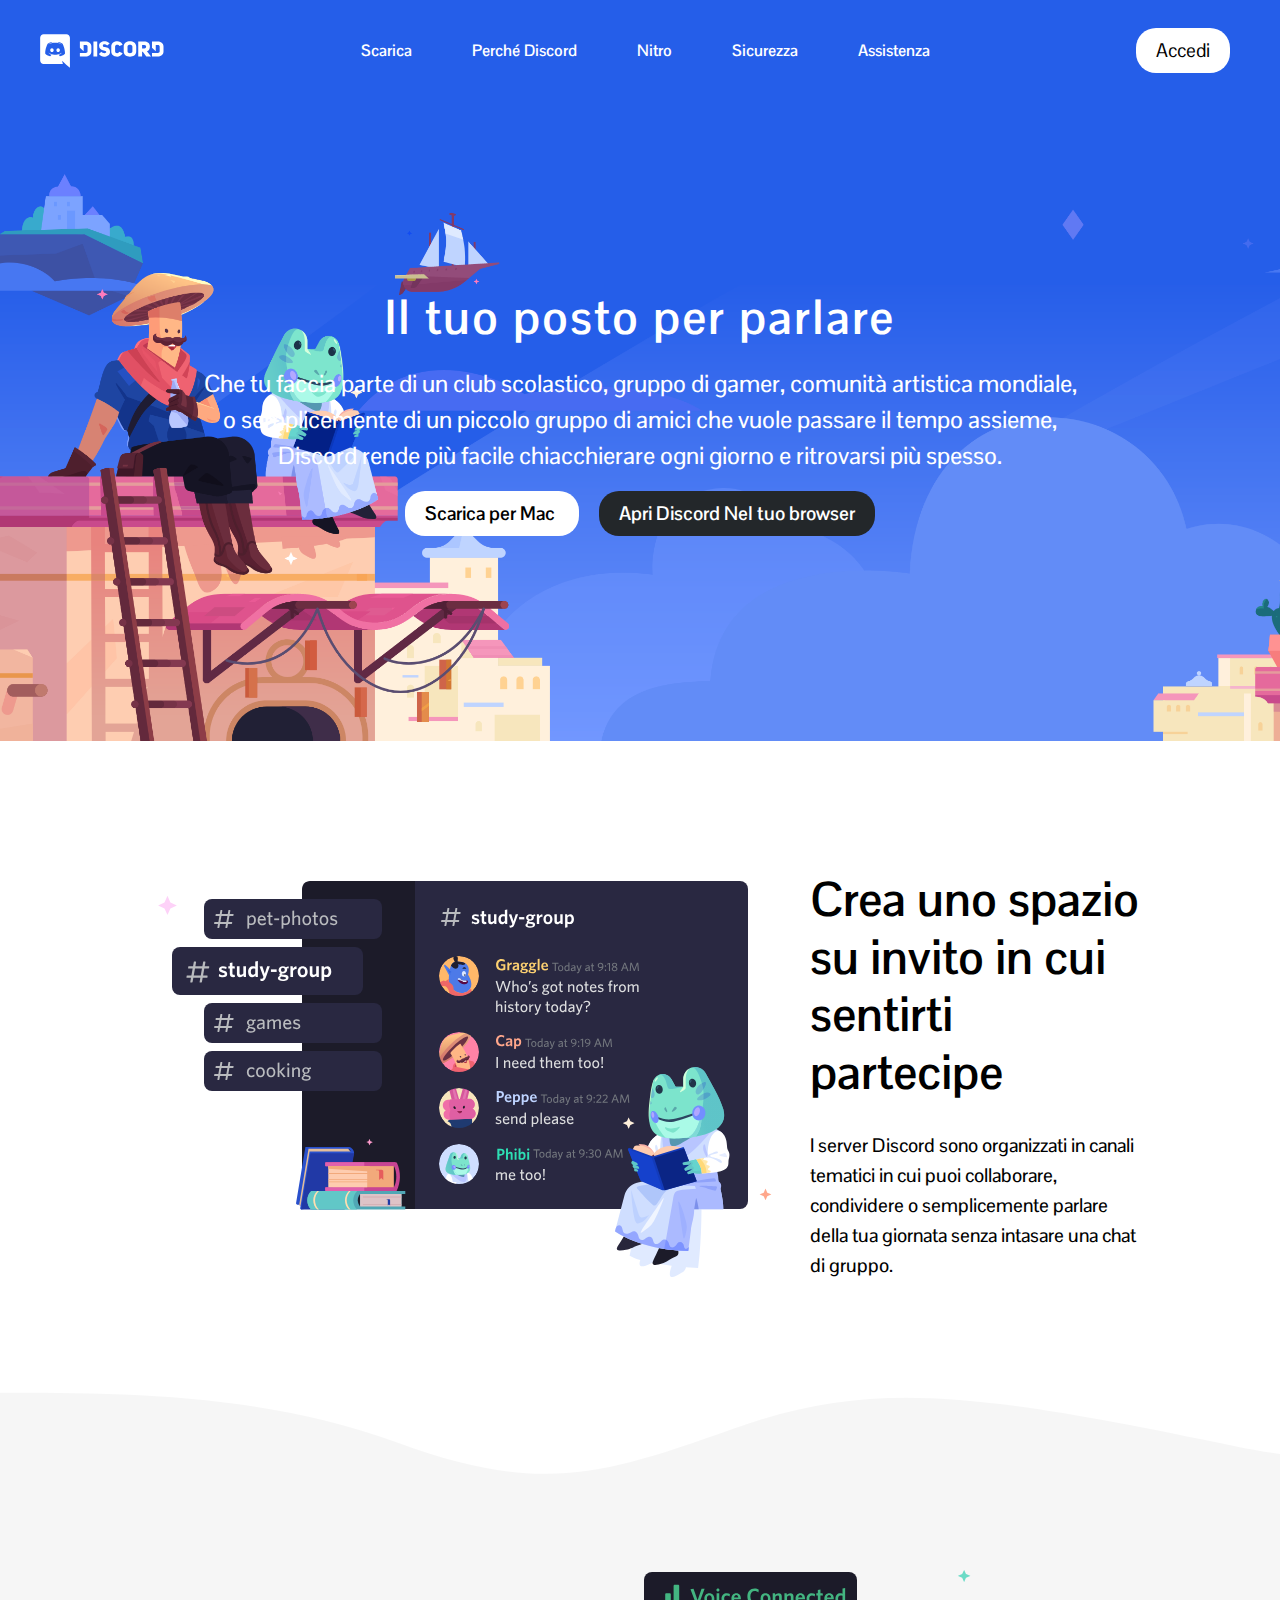
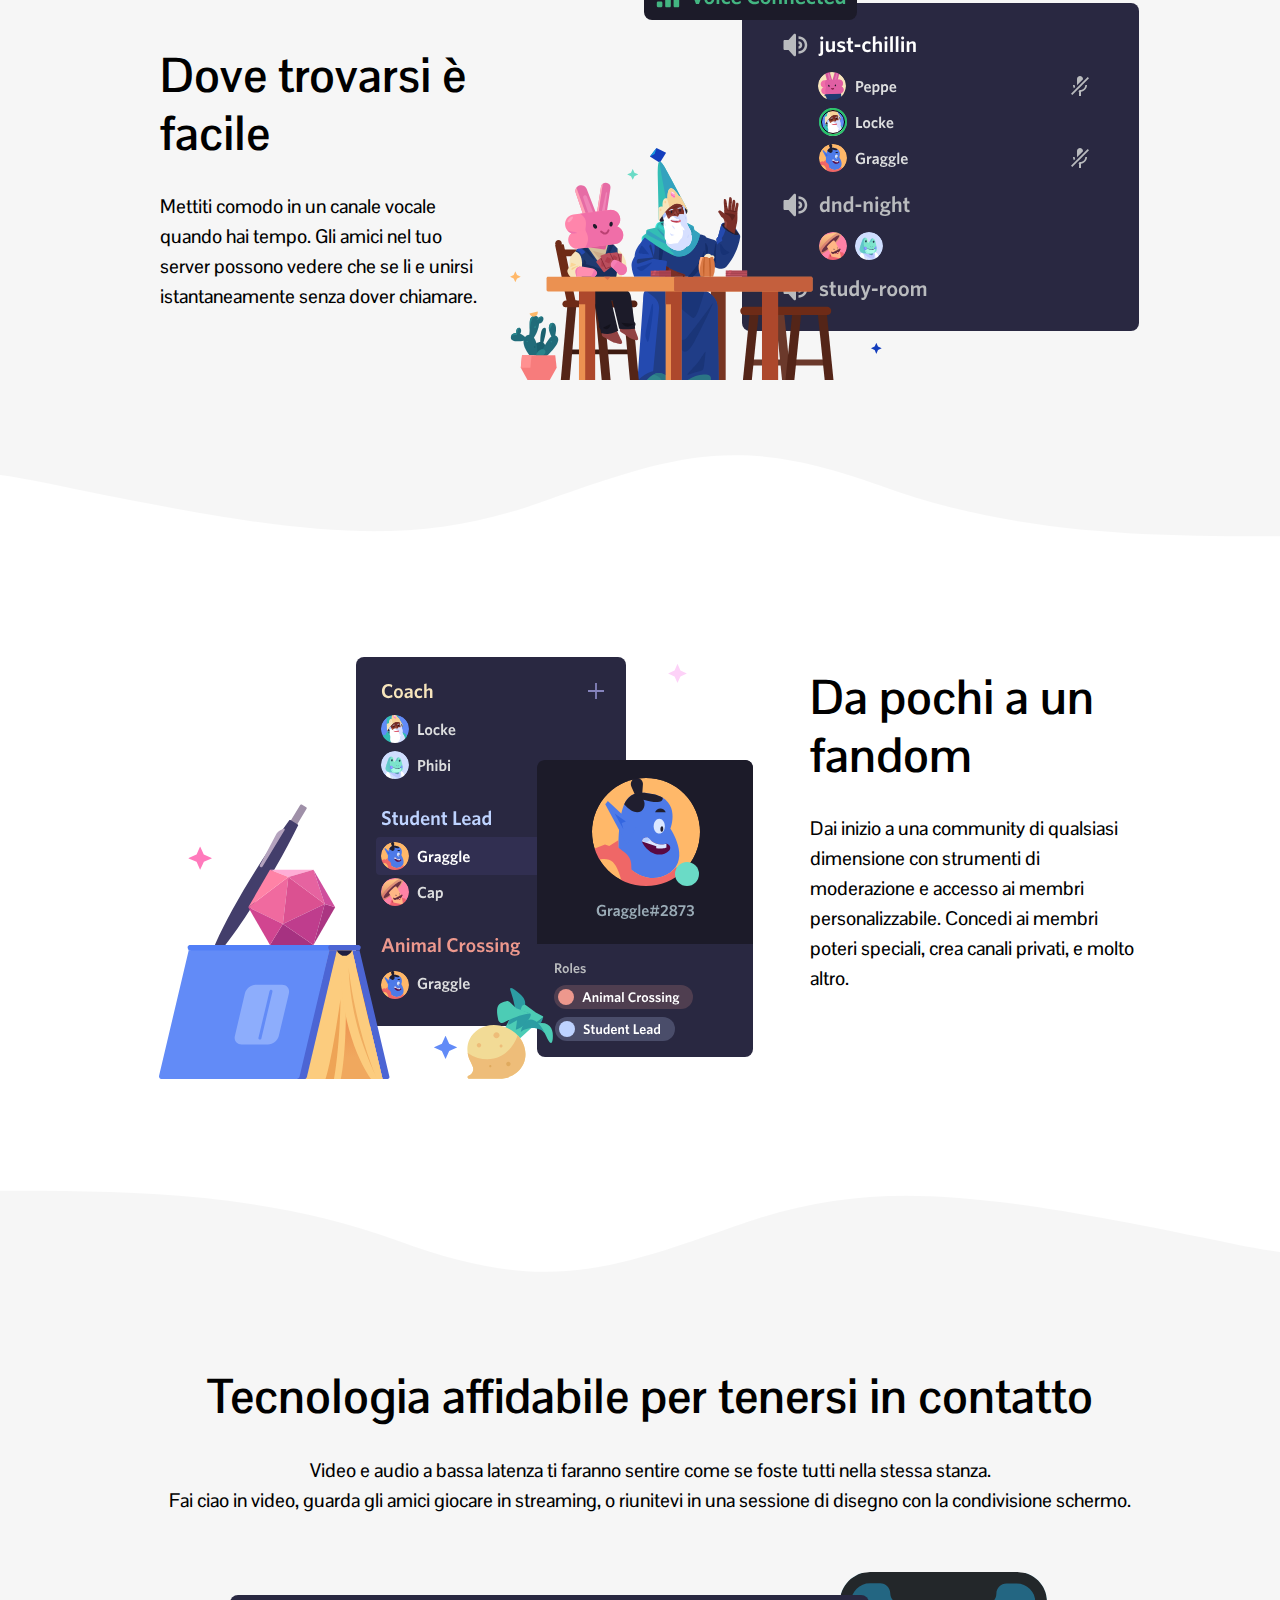
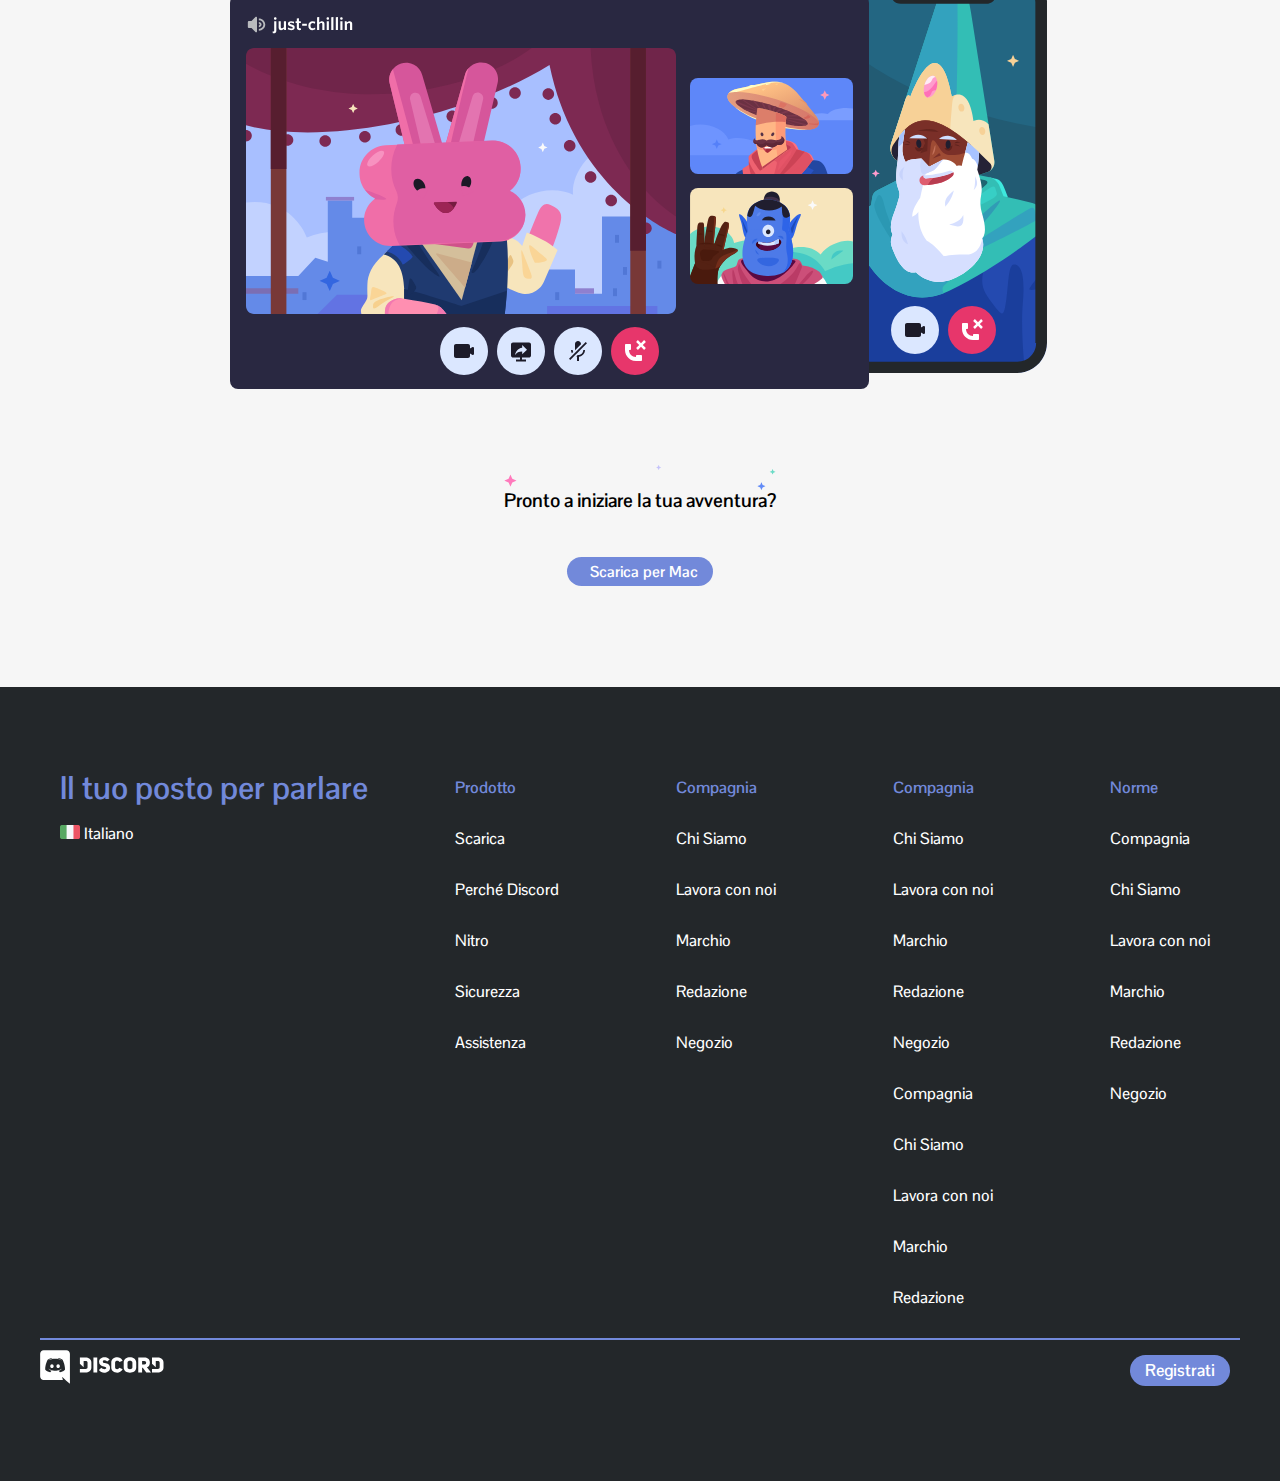
<file: index.html>
<!DOCTYPE html>
<html lang="en">
<head>
    <meta charset="UTF-8">
    <meta name="viewport" content="width=device-width, initial-scale=1.0">
    <link rel="preconnect" href="https://fonts.googleapis.com">
<link rel="preconnect" href="https://fonts.gstatic.com" crossorigin>
<link href="https://fonts.googleapis.com/css2?family=Pontano+Sans:wght@300;400;500;600;700&display=swap" rel="stylesheet">
    <link rel="stylesheet" href="https://cdnjs.cloudflare.com/ajax/libs/font-awesome/6.4.2/css/all.min.css" integrity="sha512-z3gLpd7yknf1YoNbCzqRKc4qyor8gaKU1qmn+CShxbuBusANI9QpRohGBreCFkKxLhei6S9CQXFEbbKuqLg0DA==" crossorigin="anonymous" referrerpolicy="no-referrer"/>
    <link rel="stylesheet" href="css/style.css">
    <title>Discord</title>
</head>
<body>

    <header>
        <!-- BARRA DI NAVIGAZIONE -->
        <nav class="autocenter d-flex">
            <img src="img/logo.svg" alt="Logo Discord">
            <ul class="d-flex">
                <a href="#">
                    <li>
                        Scarica
                    </li>
                </a>
                <a href="#">
                    <li>
                        Perché Discord
                    </li>
                </a>  
                <a href="#">
                    <li>
                        Nitro
                    </li>
                </a>
                <a href="#">
                    <li>
                        Sicurezza
                    </li>
                </a>
                <a href="#">
                    <li>
                        Assistenza
                    </li>
                </a>
            </ul>
            <a href="#" class="button btn-white" id="button-login">Accedi</a>
        </nav>
        <!-- BACKGROUND TITOLO E TESTO INTRODUTTIVO -->
        <div class="hero-background">
            <section class="welcome-info">
                <h1>Il tuo posto per parlare</h1>
                <p>
                    Che tu faccia parte di un club scolastico, gruppo di gamer, comunità artistica mondiale, <br> o semplicemente di un piccolo gruppo di amici che vuole passare il tempo assieme, <br>Discord rende più facile chiacchierare ogni giorno e ritrovarsi più spesso.
                </p>
                <!-- buttons -->
                <a href="#" class="button btn-white">
                    <i class="fa-solid fa-arrow-down-long"></i>
                    Scarica per Mac
                </a>
                <a href="#" class="button btn-black">
                    Apri Discord Nel tuo browser
                </a>
            </section>
        </div>
    </header>
    <!-- MAIN -->
    <main>
        
        <section class="maincenter m-bottom">
            <div class="box-image">
                <img src="img/item1.svg" alt="Interfaccia n.1"> 
            </div>   
            <div class="caption">
                <h2>Crea uno spazio su invito in cui sentirti partecipe</h2>
                <p>
                    I server Discord sono organizzati in canali tematici in cui puoi collaborare, condividere o semplicemente parlare della tua giornata senza intasare una chat di gruppo.
                </p>
            </div>
        </section>

        <div class="wave">
            <img src="img/wave.svg" alt="onda">
        </div>

        <section class="even">
                <div class="maincenter d-flex">
                    <div class="caption">
                        <h2>Dove trovarsi è facile</h2>
                        <p>
                            Mettiti comodo in un canale vocale quando hai tempo. Gli amici nel tuo server possono vedere che se li e unirsi istantaneamente senza dover chiamare.
                        </p>
                    </div>
                    <div class="box-image">
                        <img src="img/item2.svg" alt="Interfaccia n.2">
                    </div>
                </div>  
        </section>

        <div class="wave wave-reverse">
            <img src="img/wave.svg" alt="onda">
        </div>

        <section class="maincenter m-bottom">
            <div class="box-image">
                <img src="img/item3.svg" alt="Interfaccia n.3"> 
            </div>   
            <div class="caption">
                <h2>Da pochi a un fandom</h2>
                <p>
                    Dai inizio a una community di qualsiasi dimensione con strumenti di moderazione e accesso ai membri personalizzabile. Concedi ai membri poteri speciali, crea canali privati, e molto altro.
                </p>
            </div>
        </section>

        <div class="wave">
            <img src="img/wave.svg" alt="onda">
        </div>

        <section class="even">
            <div class="caption" id="center-last-section">
                <h2>Tecnologia affidabile per tenersi in contatto</h2>
                <p>
                    Video e audio a bassa latenza ti faranno sentire come se foste tutti nella stessa stanza. <br>Fai ciao in video, guarda gli amici giocare in streaming, o riunitevi in una sessione di disegno con la condivisione schermo.
                </p>
            </div>
            <img src="img/item4-big.svg" alt="Interfaccia n.4">    
            <div class="mfoot">
                <h4>Pronto a iniziare la tua avventura?</h4>
                <a href="#" class="button btn-purple">
                    <i class="fa-solid fa-arrow-down-long">

                    </i>Scarica per Mac
                </a>
            </div>
        </section>
    </main>
 <!-- FOOTER -->
    <div class="bg-black">
        <footer class="autocenter">
            <div class="footer-top footer-d-flex">
                <div class="social-box">
                    <h3>Il tuo posto per parlare</h3>
                    <img src="img/ita.png" alt="bandiera dell'Italia" height="auto" width="20px">
                    <span>Italiano</span>
                   <!--  <details>
                        <summary>
                            <select id="country" name="country" class="form-control">
                                <img src="img/ita.png" height="20px" width="20px"><option value="Italia">Italia</option>
                                <option value="Åland Islands">Åland Islands</option>
                                <option value="Albania">Albania</option>
                                <option value="Algeria">Algeria</option>
                                <option value="American Samoa">American Samoa</option>
                                <option value="Andorra">Andorra</option>
                                <option value="Angola">Angola</option>
                                <option value="Anguilla">Anguilla</option>
                                <option value="Antarctica">Antarctica</option>
                                <option value="Antigua and Barbuda">Antigua and</option>
                            </select>
                        </summary>
                    </details> -->
                    <!-- <i class="fa-solid fa-angle-down" style="color: #ffffff;"></i> -->
                    <div class="icon-box">
                        <i class="fa-brands fa-twitter" style="color: #ffffff;"></i>
                        <i class="fa-brands fa-instagram" style="color: #ffffff;"></i>
                        <i class="fa-brands fa-square-facebook" style="color: #ffffff;"></i>
                        <i class="fa-brands fa-youtube" style="color: #ffffff;"></i>
                    </div>
                </div>
                <ul>
                    <a href="">
                        <li>Prodotto</li>
                    </a>
                    <li>Scarica</li>
                    <li>Perché Discord</li>
                    <li>Nitro</li>
                    <li>Sicurezza</li>
                    <li>Assistenza</li>
                </ul>
                <ul>
                    <a href="">
                        <li>Compagnia</li>
                    </a>
                    <li>Chi Siamo</li>
                    <li>Lavora con noi</li>
                    <li>Marchio</li>
                    <li>Redazione</li>
                    <li>Negozio</li>
                </ul>
                <ul>
                    <a href="">
                        <li>Compagnia</li>
                    </a>
                    <li>Chi Siamo</li>
                    <li>Lavora con noi</li>
                    <li>Marchio</li>
                    <li>Redazione</li>
                    <li>Negozio</li>
                    <li>Compagnia</li>
                    <li>Chi Siamo</li>
                    <li>Lavora con noi</li>
                    <li>Marchio</li>
                    <li>Redazione</li>
                </ul>
                <ul>
                    <a href="">
                        <li>Norme</li>
                    </a>
                    <li>Compagnia</li>
                    <li>Chi Siamo</li>
                    <li>Lavora con noi</li>
                    <li>Marchio</li>
                    <li>Redazione</li>
                    <li>Negozio</li>
                </ul>
        
            </div>
            <div class="footer-bottom footer-d-flex">
                <img src="img/logo.svg" alt="Logo Discord">
                <a href="#" class="button btn-purple">Registrati</a>
            </div>
        </footer>
    </div>
</body>
</html>
</file>
<file: css/style.css>
/* UTILITY */
:root {
	--color-white: #ffffff;
	--color-bggrey: #f6f6f6;
	--color-headerblue: #255ee9;
	--color-secondarypurple: #7289da;
	--color-dsblack: #23272a;
}

.debug{
    border: 1px solid red;
}

.d-flex{
    display: flex;
    flex-flow: row wrap;
    justify-content: space-between;
    align-items: center;
    /* align-content: center; */
}

.footer-d-flex{
    display: flex;
    flex-flow: row wrap;
    justify-content: space-between; 
    align-items: flex-start;
    /* align-content: space-evenly;  */
}

ul{
    list-style: none;
}


.autocenter{
    max-width:1200px;
    margin: auto;
}

.maincenter{
    max-width:1000px;
    margin: auto;
}

*{ 
    margin: 0;
    padding: 0;
    box-sizing: border-box;
}

a{
    text-decoration: none;
    color: white;
}

a:hover{
    text-decoration: underline;
}

.button{
    font-size: 0.8em;
    border-radius: 20px;
    padding: 5px 15px;
    font-weight: 500;
    margin: 5px 10px;
    font-weight: bold;
}

.button:hover{
    box-shadow: -5px 5px 10px rgb(53, 53, 53);
}

body{
    font-family: 'Pontano Sans', sans-serif;
    /* background-color: var(--color-bggrey); */
    font-weight: 500;
}

/* HEADER */
header{
    background-color: var(--color-headerblue);
    color: white;
    padding-top: 10px;
    /* margin-bottom: 100px; */
}

header li{
   font-weight: bold;
}

#button-login{
    font-size: 1.2em;
    font-weight: 400;
}
 
.hero-background{
    min-height: 650px;
    background-image: url(../img/jumbo.png);
    background-size: cover;
    display: flex;
    justify-content: center;
    align-items: center;
}

.welcome-info{
    min-width: 1000px;
}

.welcome-info{
    font-size: 1.5em;
    text-align: center;
    line-height: 1.5em;
}

.welcome-info h1{
    font-size: 2em;
    font-weight: bold;
    margin-bottom: 30px;
    letter-spacing: 2px;
}

.welcome-info p{
    padding-bottom: 20px;
}

/* BUTTONS WELCOME INFO */

.btn-white{
    padding: 10px 20px;
    color: black;
    background-color: white;    
  /*   padding: 8px 10px; */
}

.btn-black{
    padding: 10px 20px;
    color: rgb(255, 255, 255);
    background-color: var(--color-dsblack);
}

.btn-white i{
    font-size: 0.8em;
}

/* MAIN */
main section{
    /* min-height: 300px; */
    display: flex;
    /* align-items: center; */
    align-items: space-between;
    /* margin-top: 100px; */
    line-height: 30px;
    font-size: 1.2em;
}



main h2{
    font-size: 2.5em;
    margin-bottom: 30px;
    line-height: 1.2em;
    font-weight: bold;
}

.box-image{
    width: 65%;
}

.caption{
    padding-left: 20px;
    margin-top: 30px;
    max-width:35%;
}

.even{
    background-color: var(--color-bggrey);
    /* padding-bottom: 100px; */
}

#center-last-section{
    max-width: 80%;
}

main section:last-child{
    align-items: center;
    flex-flow: nowrap column;
    text-align: center;
    padding-bottom: 100px;
}
.wave{
    /* margin-top: 100px; */
    width: 100%;
    opacity: 0.03;
}
.wave img{
    display: block;
    width: 100%;
}

.m-bottom{
    padding: 100px 0px;
}

.wave-reverse img{
    transform: rotate(180deg);
}
/* LAST SECTION */
.mfoot{
    /* font-size: 1.5em; */
    background-image: url(../img/stars.svg);
    background-size: contain;
    background-repeat: no-repeat;
    background-position: 0 17%;

}
.mfoot h4{
    margin: 40px 0px;
}
.btn-purple{
    background-color: var(--color-secondarypurple);
}

.btn-purple i{
    padding: 4px;
}

/* FOOTER */
.bg-black{
    background-color: var(--color-dsblack);
}

footer{
    color: white;
    min-height: 600px;
    padding: 60px 0px;
}

/* footer ul{
    flex-flow: wrap column;
} */

/* footer ul:nth-child(4){
    background-color: red;
    /* align-self: flex-start; */

.social-box{
    /* align-self: stretch; */
    padding-top: 20px;
    padding-left: 20px;
}

.social-box i{
    padding-right:20px;
    padding-top: 20px;
    /* background-color: red; */
}

li{
    margin: 30px;
}

footer li:first-child, .social-box h3{
    color: var(--color-secondarypurple);
    font-weight: bold;
}

.social-box h3{
    font-size: 2em;
    padding-bottom: 15px;
}

.footer-top{
    border-bottom: 2px solid var(--color-secondarypurple);
    /* margin-bottom: 10px; */
}

.footer-bottom{
    padding: 10px 0px 30px 0;
    font-size: 1.3em;
}
</file>
